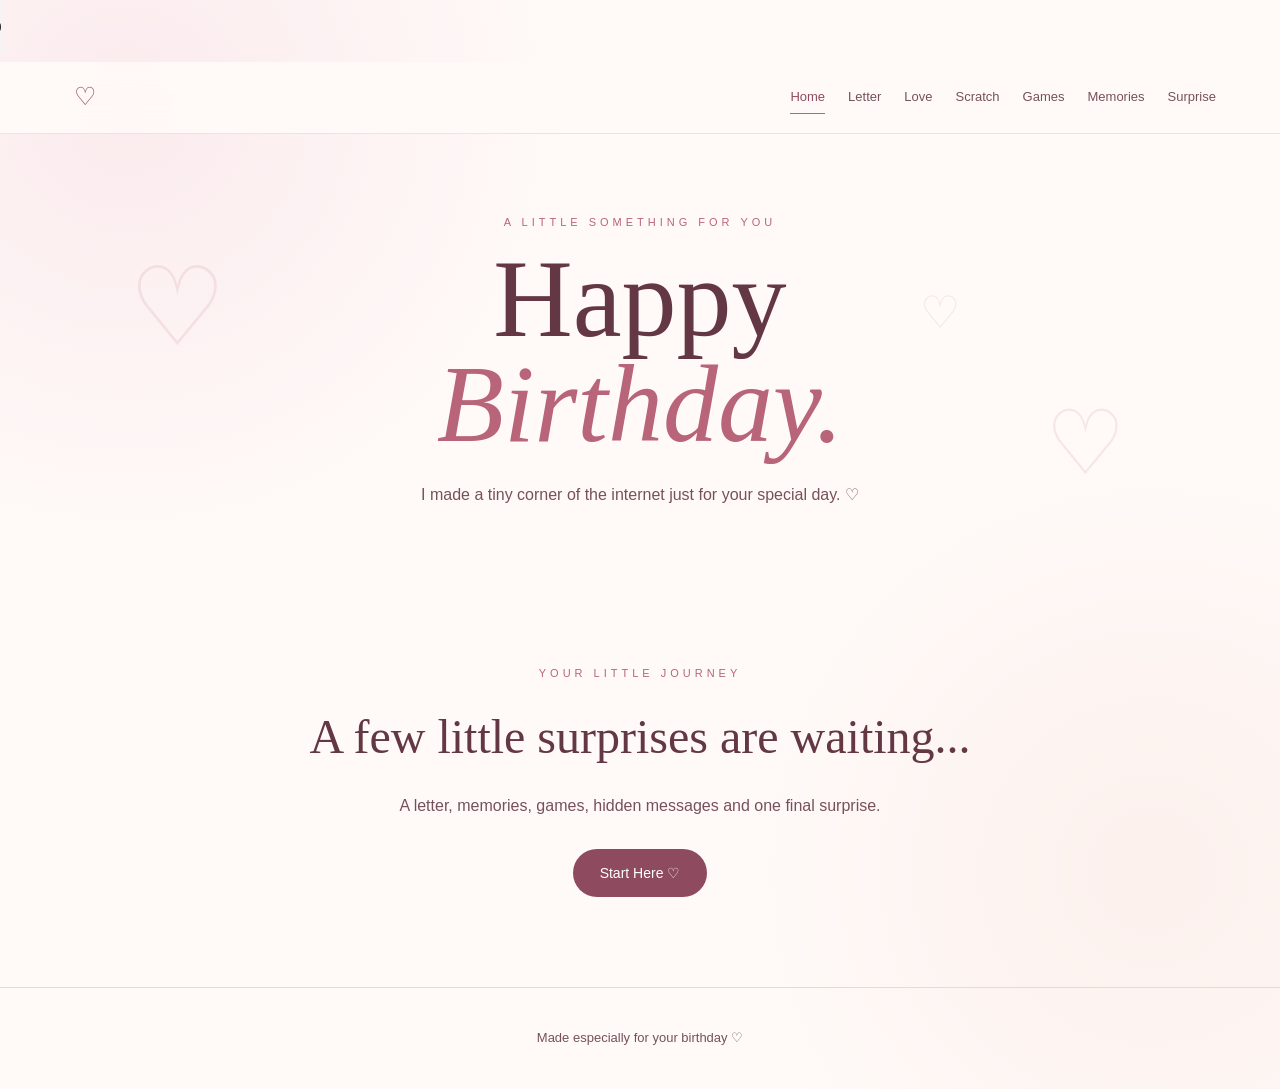
<file: index.html>
<!DOCTYPE html>
<html lang="en">
<head>
    <meta charset="UTF-8">
    <meta name="viewport" content="width=device-width, initial-scale=1.0">

    <title>Happy Birthday ♡</title>

    <link rel="stylesheet" href="css/style.css">
</head>

<body>

<audio id="birthdayMusic" controls autoplay loop>
    <source src="audio/birthday.mp3" type="audio/mpeg">
</audio>

<header class="minimal-nav">

    <a href="index.html" class="nav-logo">♡</a>

    <nav>
        <a class="active" href="index.html">Home</a>
        <a href="letter.html">Letter</a>
        <a href="love-pages.html">Love</a>
        <a href="scratch.html">Scratch</a>
        <a href="game.html">Games</a>
        <a href="memories.html">Memories</a>
        <a href="surprise.html">Surprise</a>
    </nav>

</header>


<main>

    <section class="hero">

        <div class="floating-heart heart-one">♡</div>
        <div class="floating-heart heart-two">♡</div>
        <div class="floating-heart heart-three">♡</div>

        <div class="hero-content">

            <p class="eyebrow">
                A LITTLE SOMETHING FOR YOU
            </p>

            <h1>
                Happy<br>
                <em>Birthday.</em>
            </h1>

            <p>
                I made a tiny corner of the internet
                just for your special day. ♡
            </p>

            
        </div>

    </section>


    <section class="welcome-section">

        <p class="eyebrow">
            YOUR LITTLE JOURNEY
        </p>

        <h2>
            A few little surprises are waiting...
        </h2>

        <p>
            A letter, memories, games, hidden messages
            and one final surprise.
        </p>

        <a href="letter.html" class="main-button">
            Start Here ♡
        </a>

    </section>

</main>


<footer>

    <p>
        Made especially for your birthday ♡
    </p>

</footer>


<script src="js/script.js"></script>

</body>
</html>
</file>
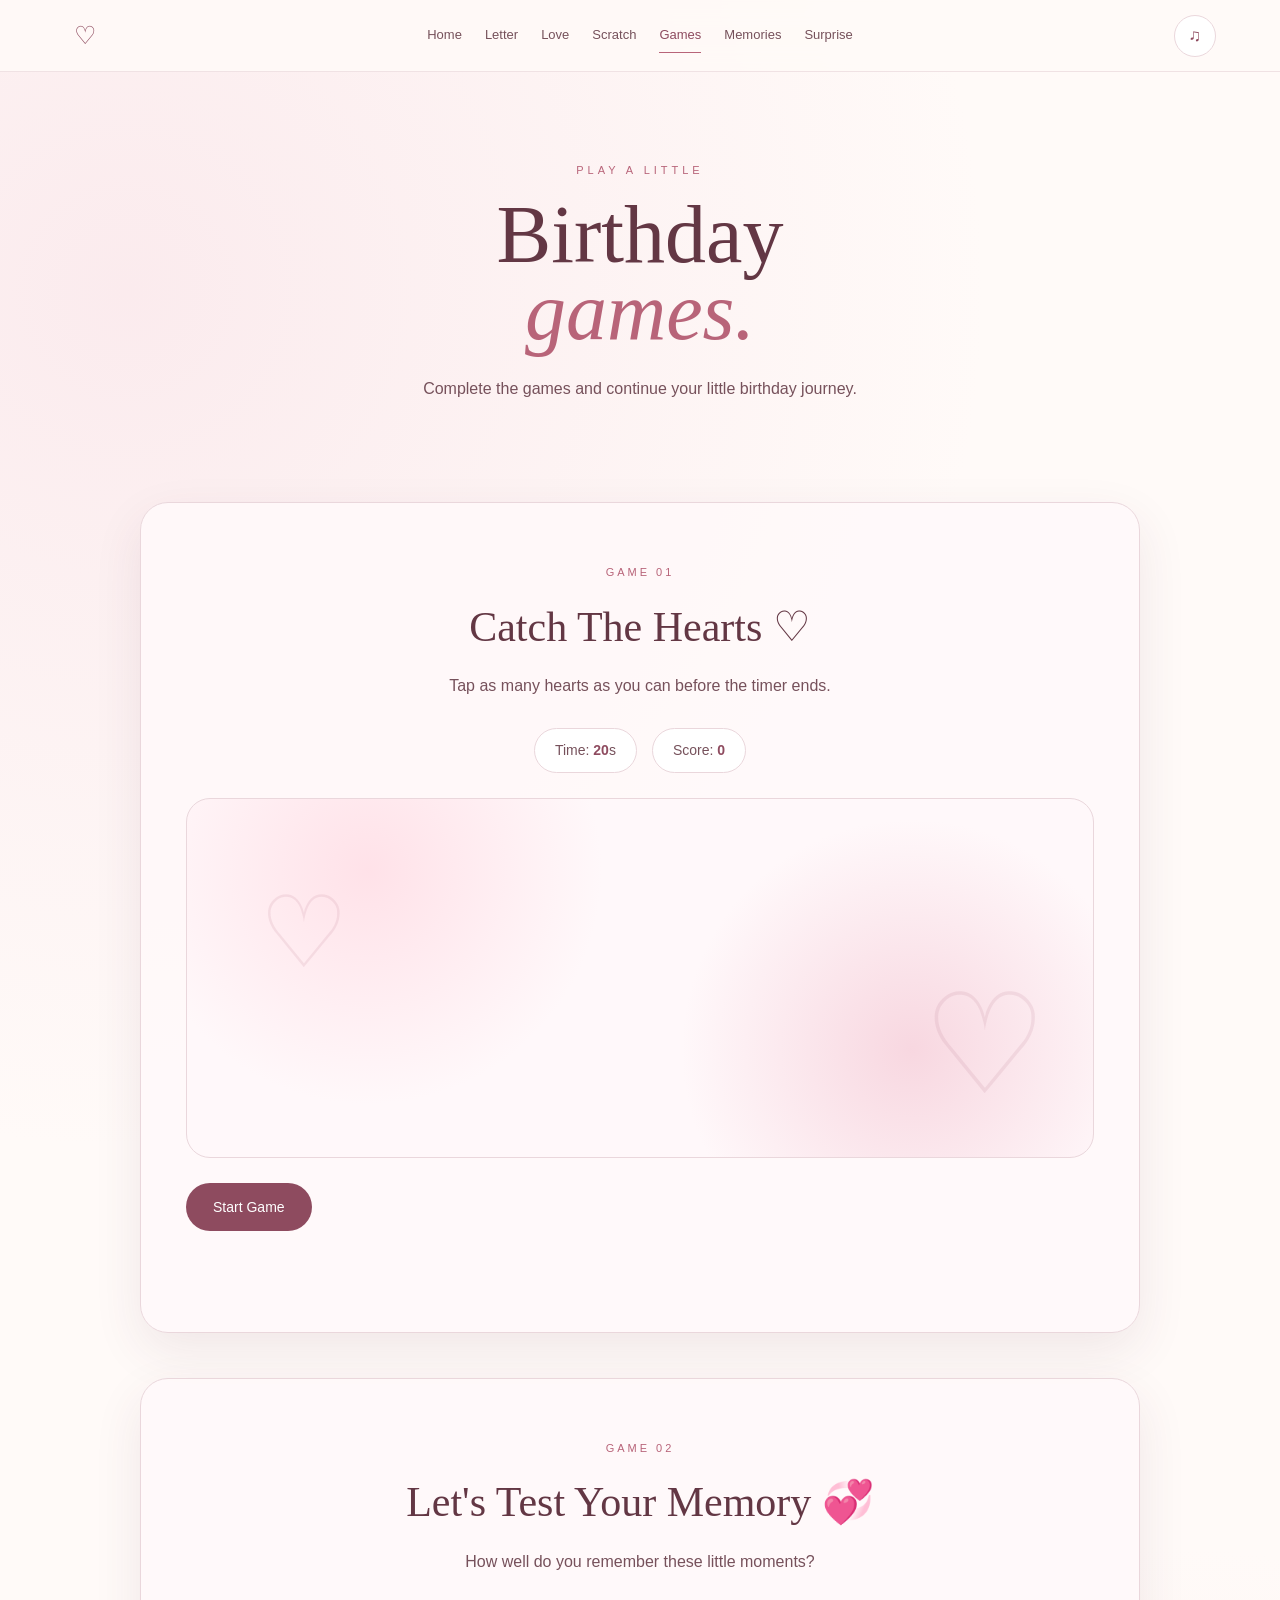
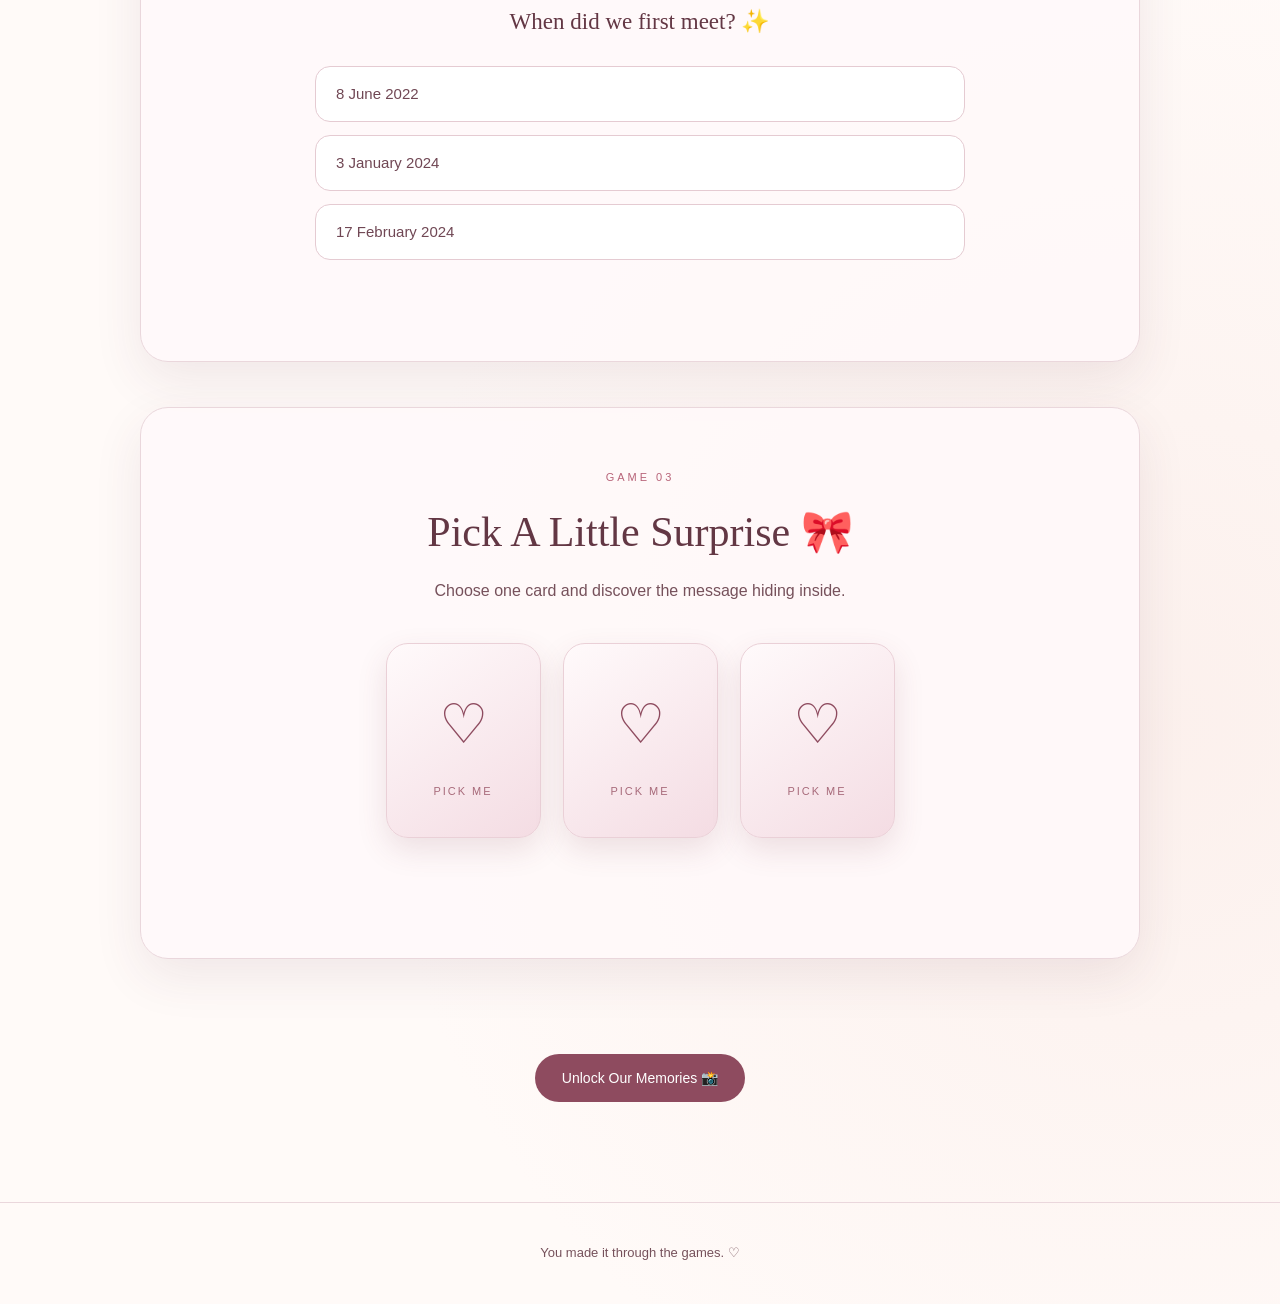
<file: game.html>
<!DOCTYPE html>
<html lang="en">

<head>

    <meta charset="UTF-8">

    <meta name="viewport"
          content="width=device-width, initial-scale=1.0">

    <title>Cute Birthday Games ♡</title>

    <link rel="stylesheet"
          href="css/style.css">

</head>


<body>


<header class="minimal-nav">

    <a href="index.html"
       class="nav-logo">
        ♡
    </a>

    <nav>

        <a href="index.html">
            Home
        </a>

        <a href="letter.html">
            Letter
        </a>

        <a href="love-pages.html">
            Love
        </a>

        <a href="scratch.html">
            Scratch
        </a>

        <a class="active"
           href="game.html">
            Games
        </a>

        <a href="memories.html">
            Memories
        </a>

        <a href="surprise.html">
            Surprise
        </a>

    </nav>

    <button id="musicButton"
            class="music-button">
        ♫
    </button>

</header>


<main>


<section class="section-intro">

    <p class="eyebrow">
        PLAY A LITTLE
    </p>

    <h1>
        Birthday<br>
        <em>games.</em>
    </h1>

    <p>
        Complete the games and continue
        your little birthday journey.
    </p>

</section>


<!-- =====================================================
     GAME 01
===================================================== -->

<section class="game-panel">

    <div class="game-heading">

        <span>
            GAME 01
        </span>

        <h2>
            Catch The Hearts ♡
        </h2>

        <p>
            Tap as many hearts as you can
            before the timer ends.
        </p>

    </div>


    <div class="game-stats">

        <span>
            Time:
            <b id="gameTimer">20</b>s
        </span>

        <span>
            Score:
            <b id="gameScore">0</b>
        </span>

    </div>


    <div class="heart-game"
         id="heartGame">
    </div>


    <button id="startGame"
            class="main-button">

        Start Game

    </button>


    <p id="gameResult"
       class="game-result">
    </p>

</section>


<!-- =====================================================
     GAME 02
===================================================== -->

<section class="quiz-panel">

    <div class="game-heading">

        <span>
            GAME 02
        </span>

        <h2>
            Let's Test Your Memory 💞
        </h2>

        <p>
            How well do you remember
            these little moments?
        </p>

    </div>


    <div id="quizQuestion"
         class="quiz-question">
    </div>


    <div id="quizOptions"
         class="quiz-options">
    </div>


    <p id="quizResult"
       class="game-result">
    </p>


    <button id="nextQuestion"
            class="main-button hidden">

        Next Question →

    </button>

</section>


<!-- =====================================================
     GAME 03
===================================================== -->

<section class="game-panel">

    <div class="game-heading">

        <span>
            GAME 03
        </span>

        <h2>
            Pick A Little Surprise 🎀
        </h2>

        <p>
            Choose one card and discover
            the message hiding inside.
        </p>

    </div>


    <div class="mystery-cards">


        <button class="mystery-card">

            <div class="card-inner">

                <div class="card-front">

                    <span>♡</span>

                    <small>
                        Pick me
                    </small>

                </div>

                <div class="card-back">

                    <p>
                        You make ordinary days
                        feel special. ♡
                    </p>

                </div>

            </div>

        </button>


        <button class="mystery-card">

            <div class="card-inner">

                <div class="card-front">

                    <span>♡</span>

                    <small>
                        Pick me
                    </small>

                </div>

                <div class="card-back">

                    <p>
                        Some favorite memories
                        have you in them. 🥹
                    </p>

                </div>

            </div>

        </button>


        <button class="mystery-card">

            <div class="card-inner">

                <div class="card-front">

                    <span>♡</span>

                    <small>
                        Pick me
                    </small>

                </div>

                <div class="card-back">

                    <p>
                        Here's to all the memories
                        still waiting to happen. ✨
                    </p>

                </div>

            </div>

        </button>


    </div>


    <p id="cardResult"
       class="game-result">
    </p>


    <button id="resetCards"
            class="main-button hidden">

        Pick Another Card ♡

    </button>

</section>


<section class="next-section">

    <a href="memories.html"
       class="main-button">

        Unlock Our Memories 📸

    </a>

</section>


</main>


<footer>

    <p>
        You made it through the games. ♡
    </p>

</footer>


<script src="js/script.js"></script>
<script src="js/game.js"></script>

</body>
</html>
</file>
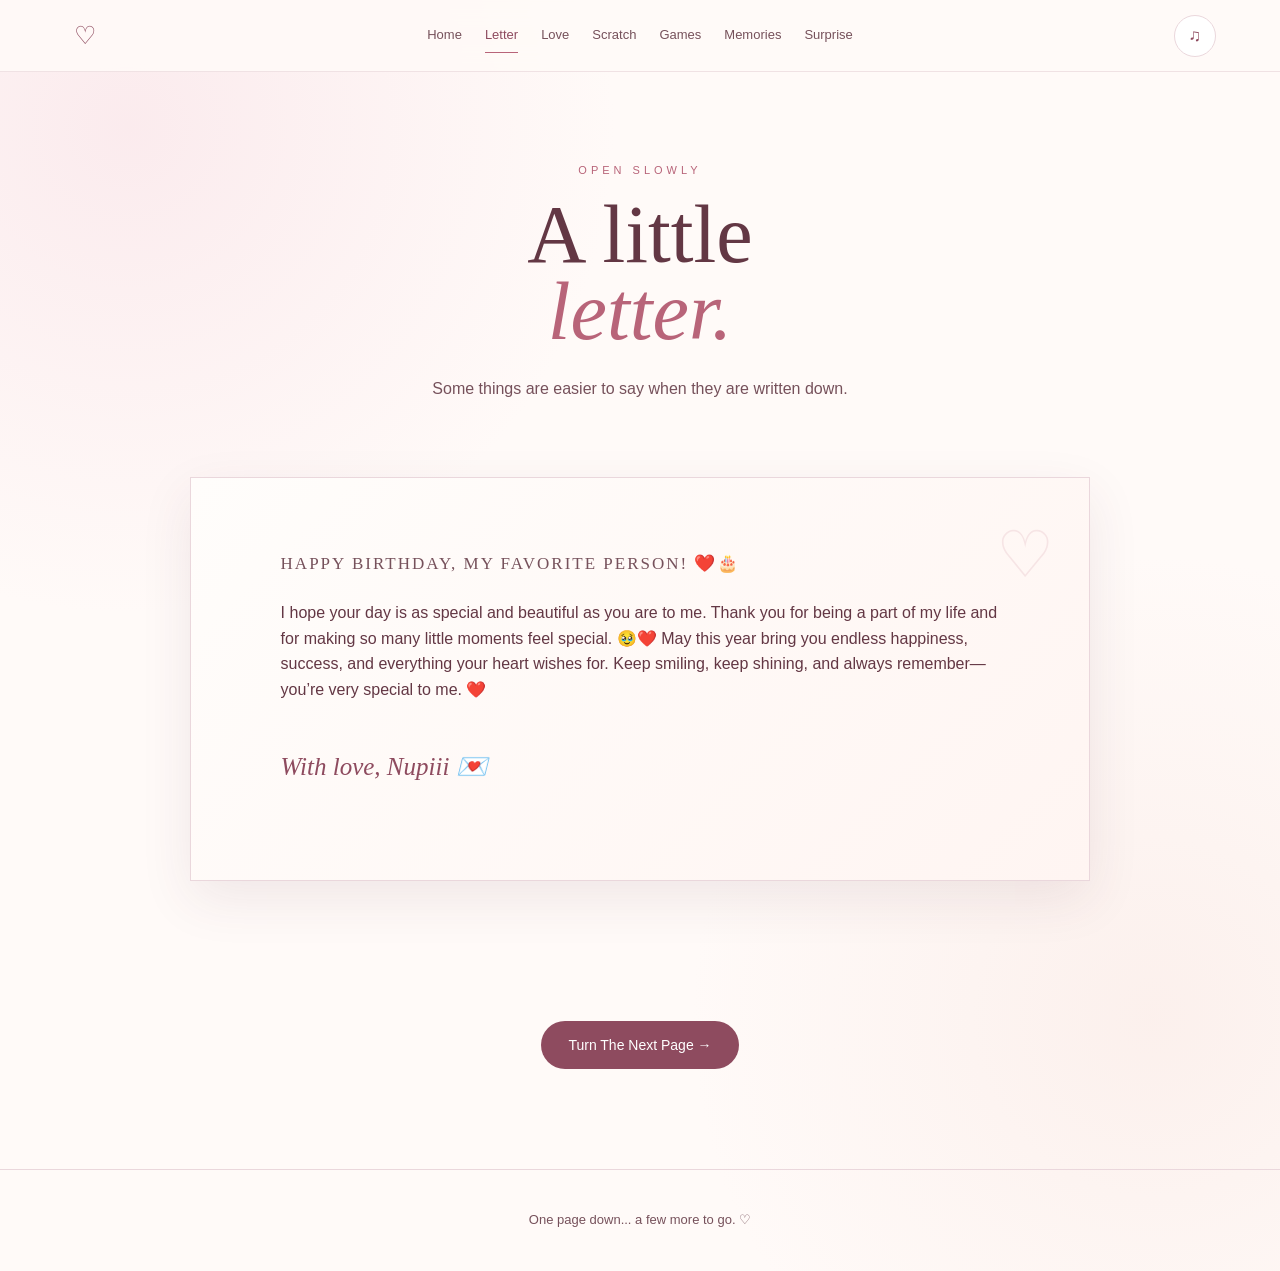
<file: letter.html>
<!DOCTYPE html>
<html lang="en">

<head>

    <meta charset="UTF-8">

    <meta name="viewport"
          content="width=device-width, initial-scale=1.0">

    <title>A Letter For You ♡</title>

    <link rel="stylesheet"
          href="css/style.css">

</head>

<body>


<header class="minimal-nav">

    <a href="index.html" class="nav-logo">♡</a>

    <nav>

        <a href="index.html">Home</a>

        <a class="active"
           href="letter.html">
            Letter
        </a>

        <a href="love-pages.html">
            Love
        </a>

        <a href="scratch.html">
            Scratch
        </a>

        <a href="game.html">
            Games
        </a>

        <a href="memories.html">
            Memories
        </a>

        <a href="surprise.html">
            Surprise
        </a>

    </nav>

    <button id="musicButton"
            class="music-button">
        ♫
    </button>

</header>


<main>


<section class="section-intro">

    <p class="eyebrow">
        OPEN SLOWLY
    </p>

    <h1>
        A little<br>
        <em>letter.</em>
    </h1>

    <p>
        Some things are easier to say
        when they are written down.
    </p>

</section>


<section class="letter-section">

    <article class="letter-paper">

        <p class="letter-date">
            Happy Birthday, my favorite person! ❤️🎂
        </p>

        

I hope your day is as special and beautiful as you are to me. Thank you for being a part of my life and for making so many little moments feel special. 🥹❤️
May this year bring you endless happiness, success, and everything your heart wishes for.
Keep smiling, keep shining, and always remember—you’re very special to me. ❤️



        <p class="letter-signature">
           With love,
Nupiii 💌
        </p>

    </article>

</section>


<section class="next-section">

    <a href="love-pages.html"
       class="main-button">
        Turn The Next Page →
    </a>

</section>


</main>


<footer>

    <p>
        One page down... a few more to go. ♡
    </p>

</footer>


<script src="js/script.js"></script>

</body>
</html>
</file>
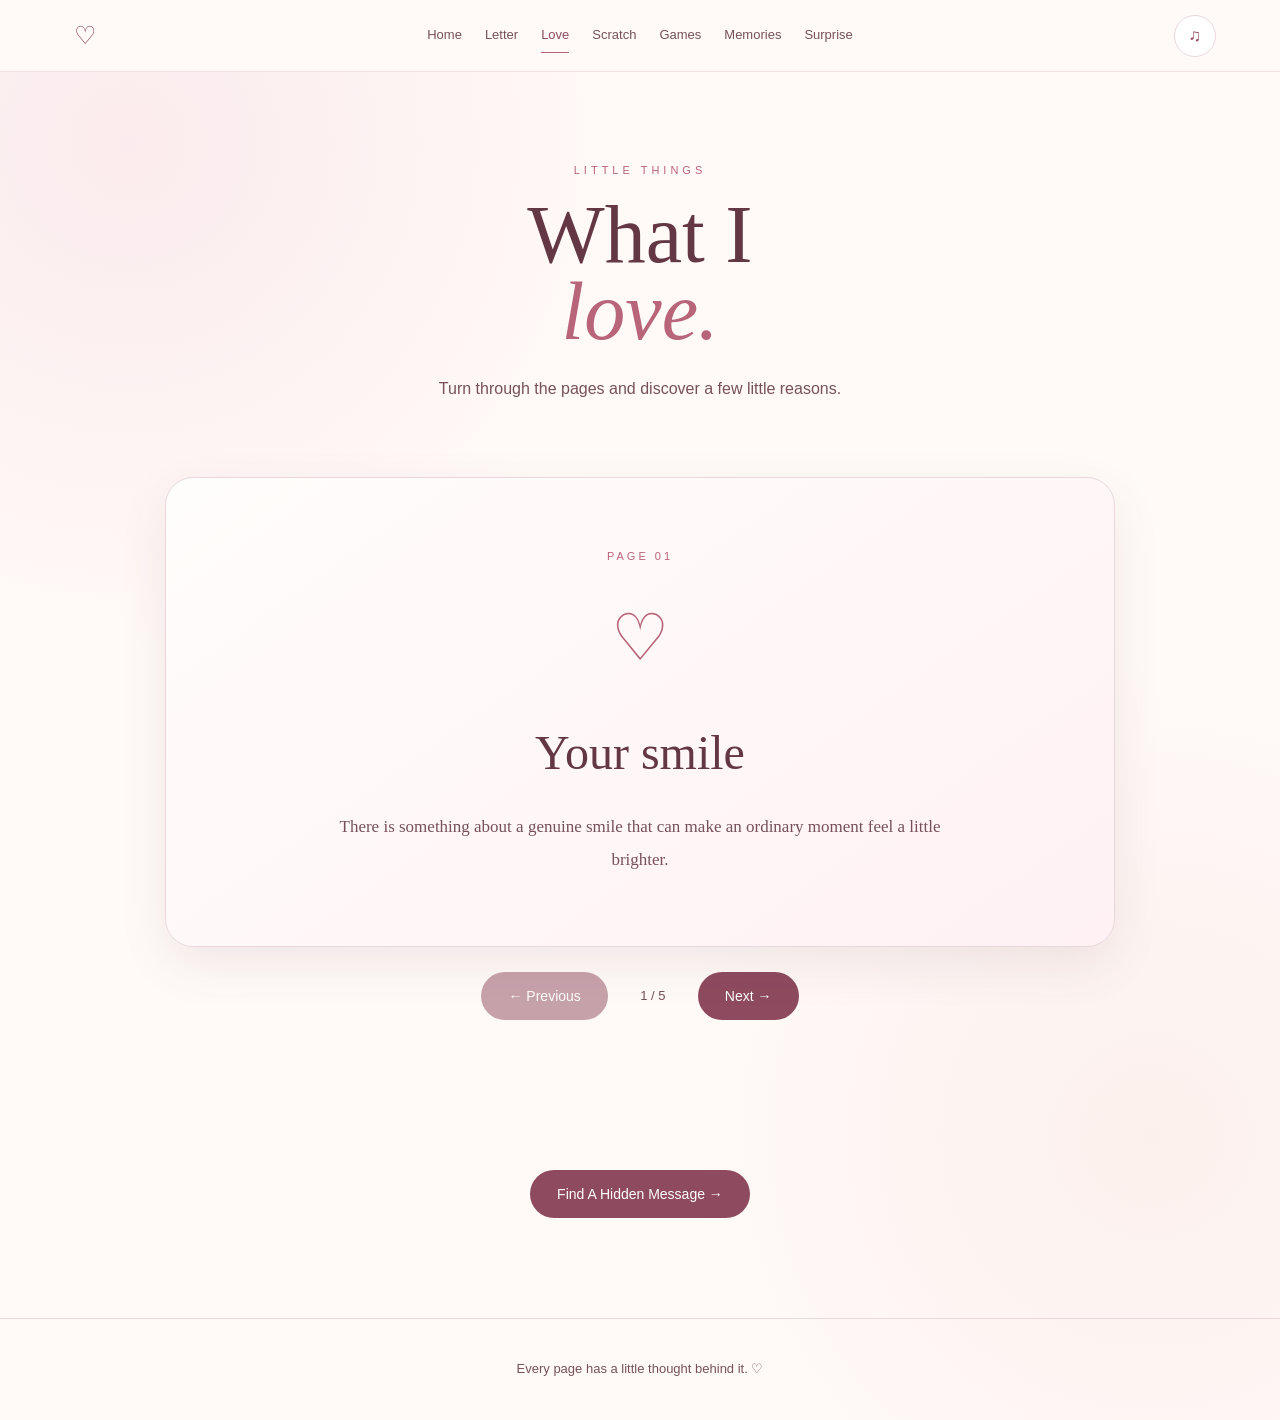
<file: love-pages.html>
<!DOCTYPE html>
<html lang="en">

<head>

    <meta charset="UTF-8">

    <meta name="viewport"
          content="width=device-width, initial-scale=1.0">

    <title>Little Things ♡</title>

    <link rel="stylesheet"
          href="css/style.css">

</head>


<body>


<header class="minimal-nav">

    <a href="index.html"
       class="nav-logo">
        ♡
    </a>

    <nav>

        <a href="index.html">
            Home
        </a>

        <a href="letter.html">
            Letter
        </a>

        <a class="active"
           href="love-pages.html">
            Love
        </a>

        <a href="scratch.html">
            Scratch
        </a>

        <a href="game.html">
            Games
        </a>

        <a href="memories.html">
            Memories
        </a>

        <a href="surprise.html">
            Surprise
        </a>

    </nav>

    <button id="musicButton"
            class="music-button">
        ♫
    </button>

</header>


<main>


<section class="section-intro">

    <p class="eyebrow">
        LITTLE THINGS
    </p>

    <h1>
        What I<br>
        <em>love.</em>
    </h1>

    <p>
        Turn through the pages and discover
        a few little reasons.
    </p>

</section>


<section class="love-pages">


    <div class="flipbook-container">

        <div class="flipbook" id="flipbook">


            <!-- PAGE 1 -->

            <div class="flip-page active-page">

                <span class="page-number">
                    PAGE 01
                </span>

                <div class="page-heart">
                    ♡
                </div>

                <h2>
                    Your smile
                </h2>

                <p>
                    There is something about a genuine
                    smile that can make an ordinary
                    moment feel a little brighter.
                </p>

            </div>


            <!-- PAGE 2 -->

            <div class="flip-page">

                <span class="page-number">
                    PAGE 02
                </span>

                <div class="page-heart">
                    ✨
                </div>

                <h2>
                    Your little things
                </h2>

                <p>
                    The tiny habits, random moments,
                    funny conversations and little
                    details that make you uniquely you.
                </p>

            </div>


            <!-- PAGE 3 -->

            <div class="flip-page">

                <span class="page-number">
                    PAGE 03
                </span>

                <div class="page-heart">
                    ♡
                </div>

                <h2>
                    Your kindness
                </h2>

                <p>
                    Kindness has a way of making
                    ordinary moments memorable.
                </p>

            </div>


            <!-- PAGE 4 -->

            <div class="flip-page">

                <span class="page-number">
                    PAGE 04
                </span>

                <div class="page-heart">
                    💌
                </div>

                <h2>
                    Our memories
                </h2>

                <p>
                    Some moments become special simply
                    because they happened at the right
                    time and became memories worth
                    keeping.
                </p>

            </div>


            <!-- PAGE 5 -->

            <div class="flip-page">

                <span class="page-number">
                    PAGE 05
                </span>

                <div class="page-heart">
                    🎂
                </div>

                <h2>
                    Your birthday
                </h2>

                <p>
                    Today is another little chapter,
                    and I hope it becomes a beautiful
                    one for you.
                </p>

            </div>


        </div>

    </div>


    <div class="page-controls">

        <button id="prevPage"
                class="main-button">
            ← Previous
        </button>

        <span id="pageNumber"
              class="page-number-display">
            1 / 5
        </span>

        <button id="nextPage"
                class="main-button">
            Next →
        </button>

    </div>


</section>


<section class="next-section">

    <a href="scratch.html"
       class="main-button">
        Find A Hidden Message →
    </a>

</section>


</main>


<footer>

    <p>
        Every page has a little thought behind it. ♡
    </p>

</footer>


<script src="js/script.js"></script>
<script src="js/flipbook.js"></script>

</body>
</html>
</file>
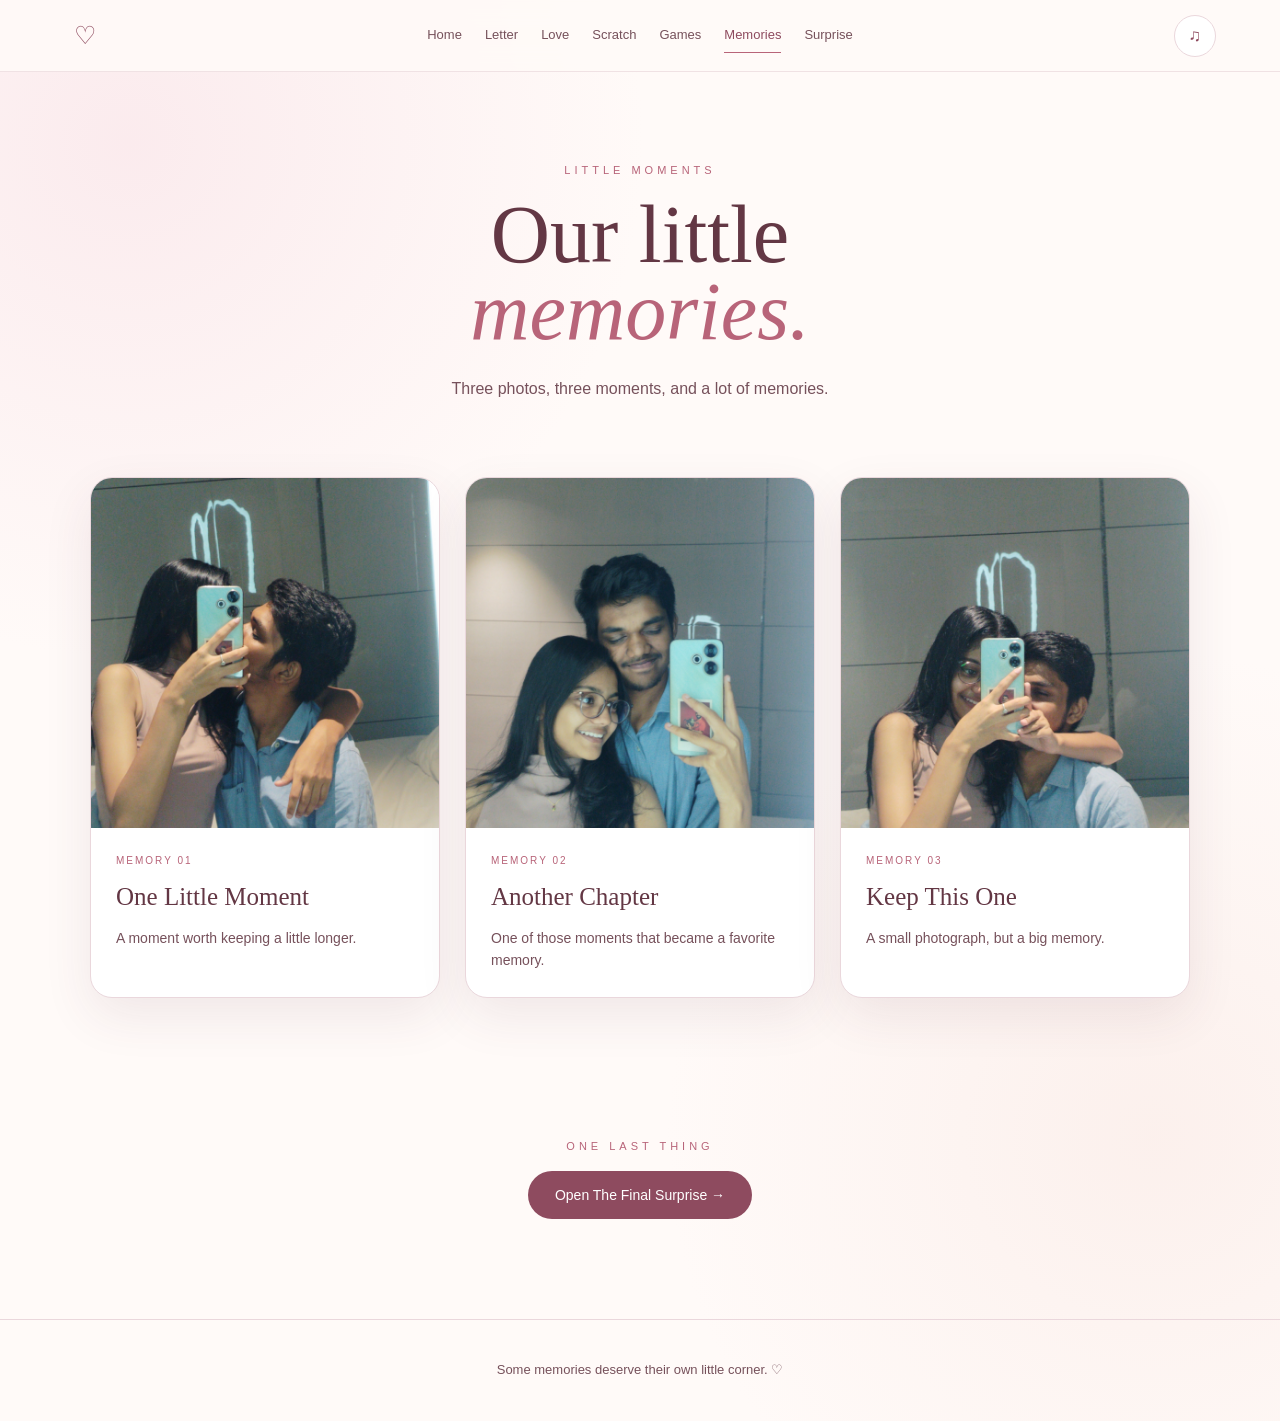
<file: memories.html>
<!DOCTYPE html>
<html lang="en">

<head>

    <meta charset="UTF-8">

    <meta name="viewport"
          content="width=device-width, initial-scale=1.0">

    <title>Our Little Memories ♡</title>

    <link rel="stylesheet"
          href="css/style.css">

</head>


<body>


<header class="minimal-nav">

    <a href="index.html"
       class="nav-logo">
        ♡
    </a>

    <nav>

        <a href="index.html">
            Home
        </a>

        <a href="letter.html">
            Letter
        </a>

        <a href="love-pages.html">
            Love
        </a>

        <a href="scratch.html">
            Scratch
        </a>

        <a href="game.html">
            Games
        </a>

        <a class="active"
           href="memories.html">
            Memories
        </a>

        <a href="surprise.html">
            Surprise
        </a>

    </nav>

    <button id="musicButton"
            class="music-button">
        ♫
    </button>

</header>


<main>


<section class="section-intro">

    <p class="eyebrow">
        LITTLE MOMENTS
    </p>

    <h1>
        Our little<br>
        <em>memories.</em>
    </h1>

    <p>
        Three photos, three moments,
        and a lot of memories.
    </p>

</section>


<section class="memories-grid">


    <article class="memory-card">

        <img src="images/photo1.jpg"
             alt="Memory one">

        <div class="memory-card-content">

            <span>
                MEMORY 01
            </span>

            <h3>
                One Little Moment
            </h3>

            <p>
                A moment worth keeping
                a little longer.
            </p>

        </div>

    </article>


    <article class="memory-card">

        <img src="images/photo2.jpg"
             alt="Memory two">

        <div class="memory-card-content">

            <span>
                MEMORY 02
            </span>

            <h3>
                Another Chapter
            </h3>

            <p>
                One of those moments
                that became a favorite memory.
            </p>

        </div>

    </article>


    <article class="memory-card">

        <img src="images/photo3.jpg"
             alt="Memory three">

        <div class="memory-card-content">

            <span>
                MEMORY 03
            </span>

            <h3>
                Keep This One
            </h3>

            <p>
                A small photograph,
                but a big memory.
            </p>

        </div>

    </article>


</section>


<section class="next-section">

    <p class="eyebrow">
        ONE LAST THING
    </p>

    <a href="surprise.html"
       class="main-button">

        Open The Final Surprise →

    </a>

</section>


</main>


<footer>

    <p>
        Some memories deserve their own little corner. ♡
    </p>

</footer>


<script src="js/script.js"></script>

</body>
</html>
</file>
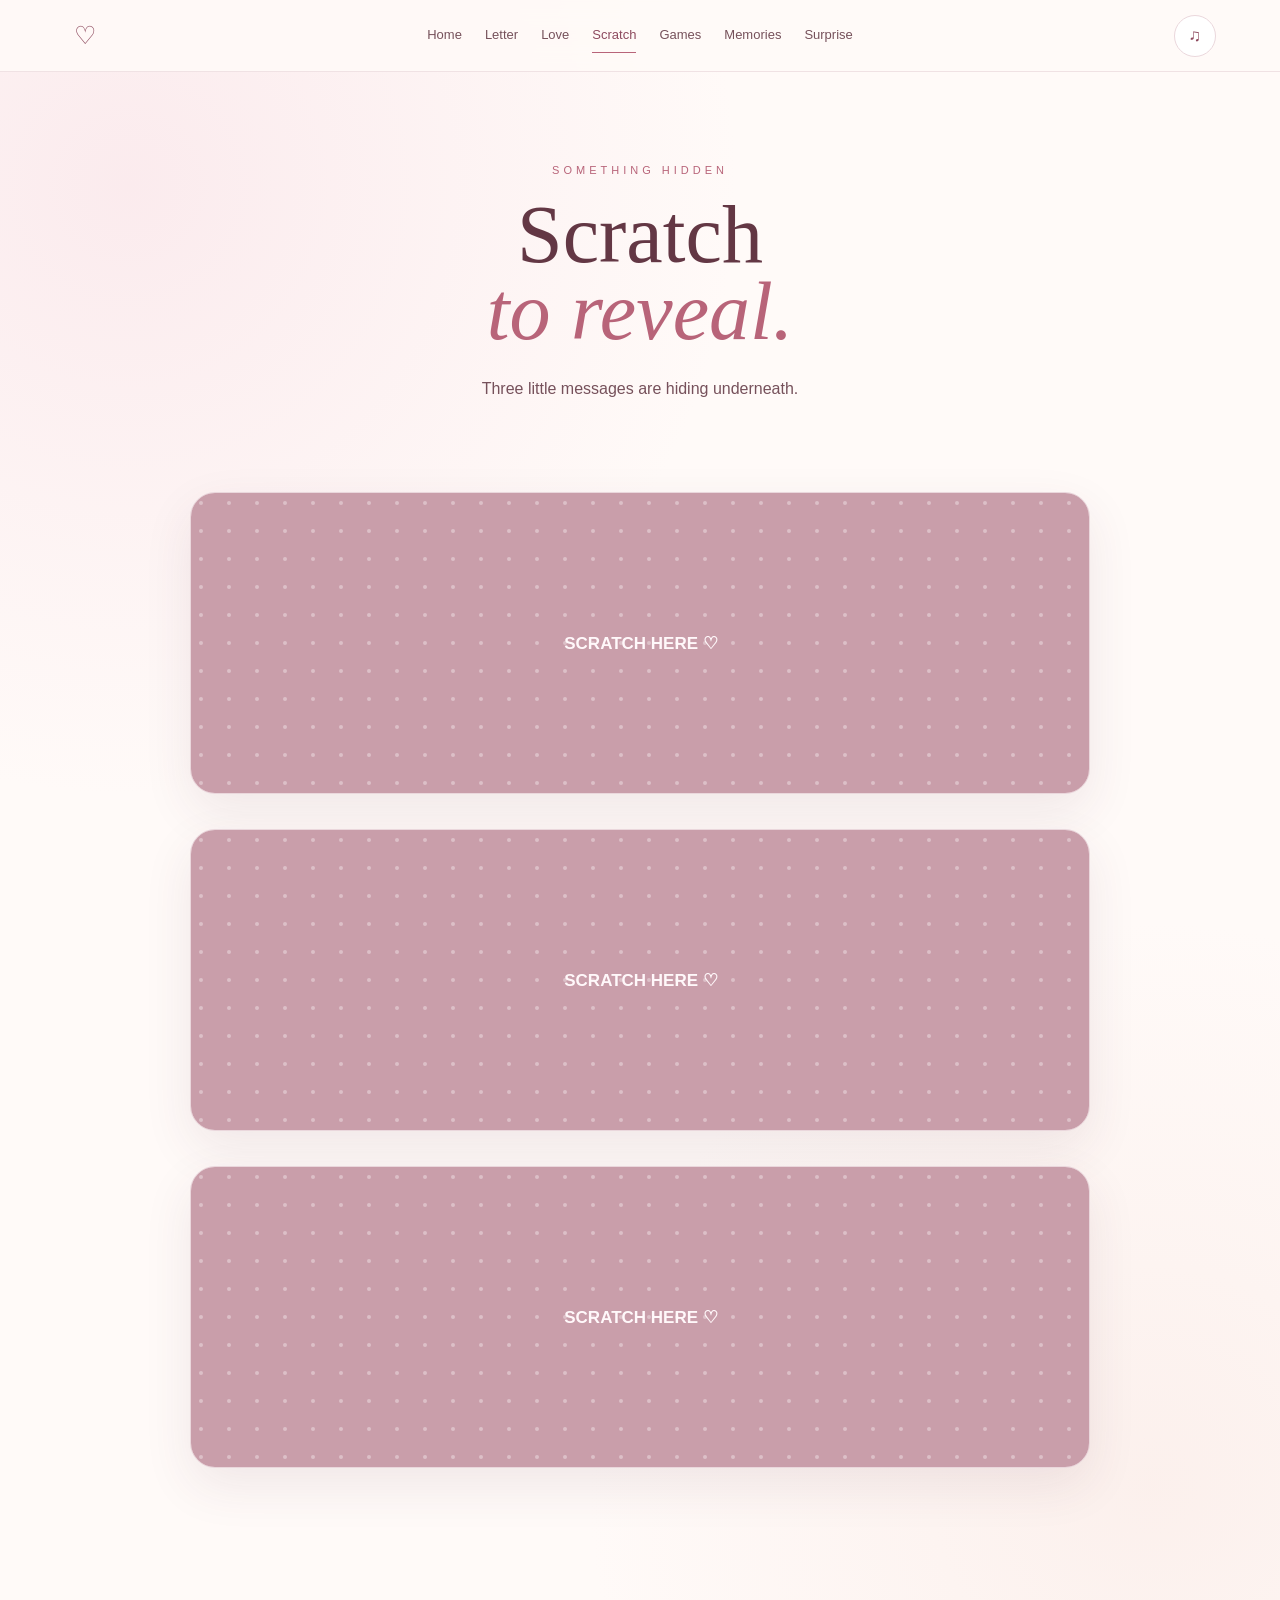
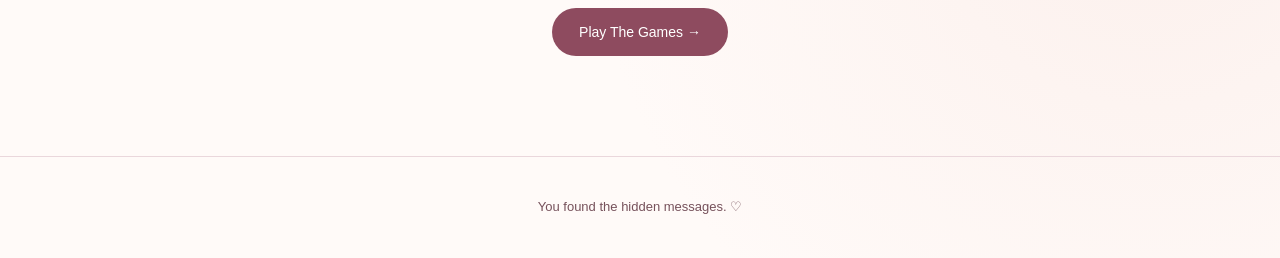
<file: scratch.html>
<!DOCTYPE html>
<html lang="en">

<head>

    <meta charset="UTF-8">

    <meta name="viewport"
          content="width=device-width, initial-scale=1.0">

    <title>Scratch For A Surprise ♡</title>

    <link rel="stylesheet"
          href="css/style.css">

</head>


<body>


<header class="minimal-nav">

    <a href="index.html"
       class="nav-logo">
        ♡
    </a>

    <nav>

        <a href="index.html">
            Home
        </a>

        <a href="letter.html">
            Letter
        </a>

        <a href="love-pages.html">
            Love
        </a>

        <a class="active"
           href="scratch.html">
            Scratch
        </a>

        <a href="game.html">
            Games
        </a>

        <a href="memories.html">
            Memories
        </a>

        <a href="surprise.html">
            Surprise
        </a>

    </nav>

    <button id="musicButton"
            class="music-button">
        ♫
    </button>

</header>


<main>


<section class="section-intro">

    <p class="eyebrow">
        SOMETHING HIDDEN
    </p>

    <h1>
        Scratch<br>
        <em>to reveal.</em>
    </h1>

    <p>
        Three little messages are hiding underneath.
    </p>

</section>


<section class="scratch-container">


    <!-- SCRATCH 1 -->

    <div class="scratch-card">

        <div class="scratch-content">

            <span>
                ♡
            </span>

            <h2>
                Little Reminder
            </h2>

            <p>
                You make ordinary moments
                feel a little more special.
            </p>

        </div>

        <canvas class="scratch-canvas"></canvas>

    </div>


    <!-- SCRATCH 2 -->

    <div class="scratch-card">

        <div class="scratch-content">

            <span>
                ✨
            </span>

            <h2>
                Birthday Wish
            </h2>

            <p>
                May this year bring you happiness,
                success and beautiful memories.
            </p>

        </div>

        <canvas class="scratch-canvas"></canvas>

    </div>


    <!-- SCRATCH 3 -->

    <div class="scratch-card">

        <div class="scratch-content">

            <span>
                💌
            </span>

            <h2>
                Secret Message
            </h2>

            <p>
                Some of the best memories
                are the unexpected ones.
            </p>

        </div>

        <canvas class="scratch-canvas"></canvas>

    </div>


</section>


<section class="next-section">

    <a href="game.html"
       class="main-button">
        Play The Games →
    </a>

</section>


</main>


<footer>

    <p>
        You found the hidden messages. ♡
    </p>

</footer>


<script src="js/script.js"></script>
<script src="js/scratch.js"></script>

</body>
</html>
</file>
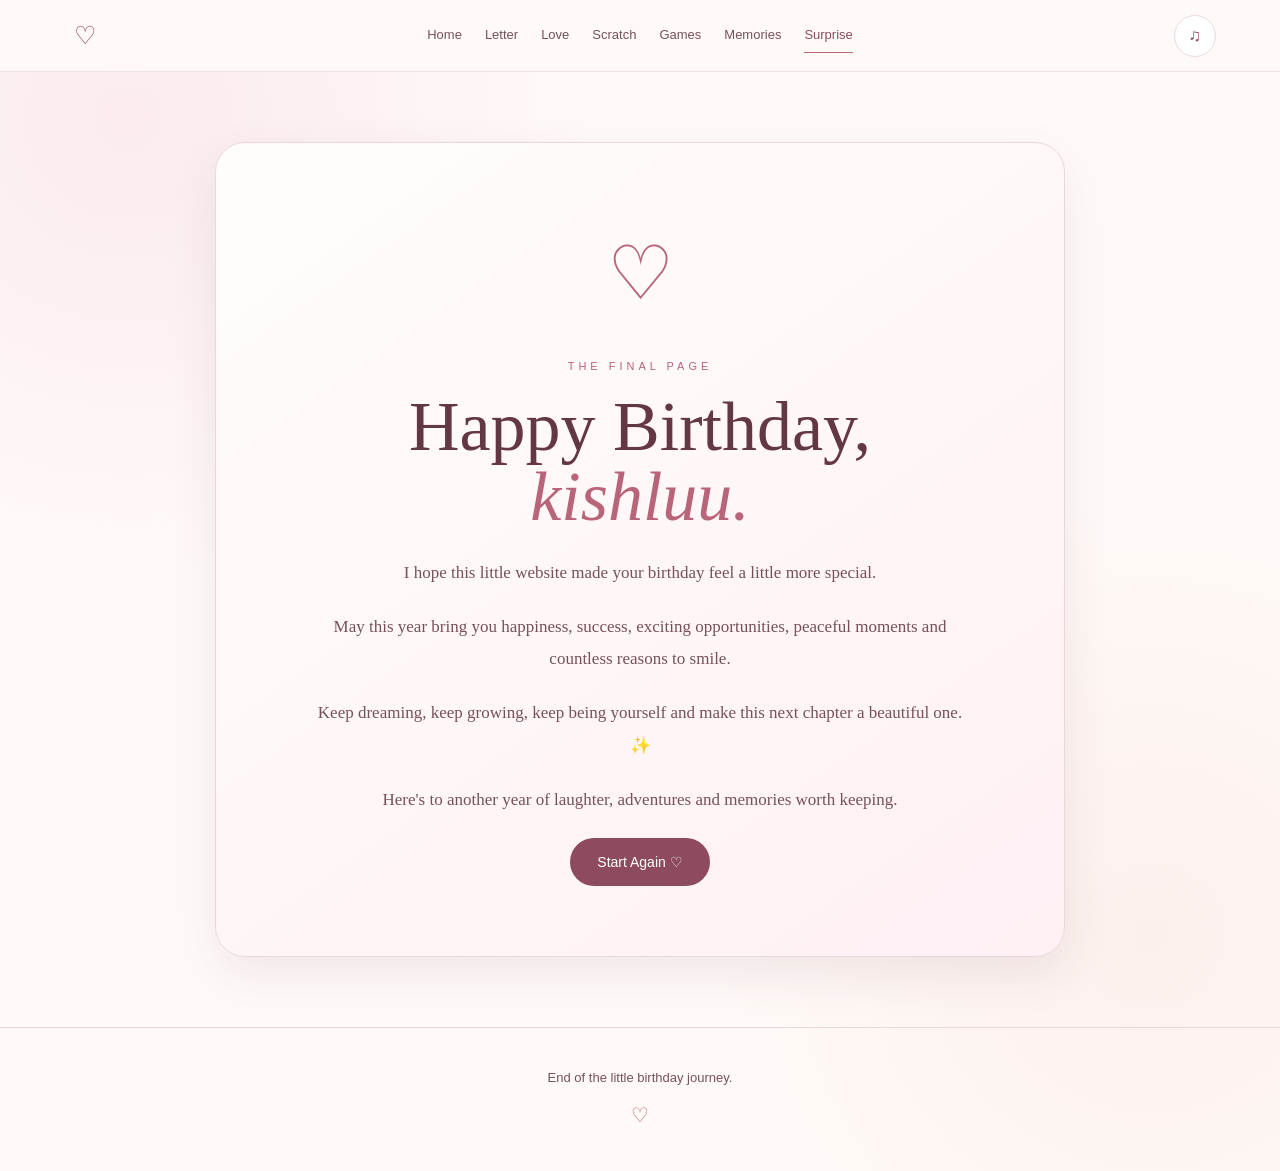
<file: surprise.html>
<!DOCTYPE html>
<html lang="en">

<head>

    <meta charset="UTF-8">

    <meta name="viewport"
          content="width=device-width, initial-scale=1.0">

    <title>Your Final Surprise ♡</title>

    <link rel="stylesheet"
          href="css/style.css">

</head>


<body>


<header class="minimal-nav">

    <a href="index.html"
       class="nav-logo">
        ♡
    </a>

    <nav>

        <a href="index.html">Home</a>

        <a href="letter.html">Letter</a>

        <a href="love-pages.html">Love</a>

        <a href="scratch.html">Scratch</a>

        <a href="game.html">Games</a>

        <a href="memories.html">Memories</a>

        <a class="active"
           href="surprise.html">
            Surprise
        </a>

    </nav>

    <button id="musicButton"
            class="music-button">
        ♫
    </button>

</header>


<main>


<section class="surprise-section">


    <div class="surprise-box">


        <div class="big-heart">
            ♡
        </div>


        <p class="eyebrow">
            THE FINAL PAGE
        </p>


        <h1>
            Happy Birthday,
            <em>kishluu.</em>
        </h1>


        <p>
            I hope this little website made
            your birthday feel a little more special.
        </p>


        <p>
            May this year bring you happiness,
            success, exciting opportunities,
            peaceful moments and countless
            reasons to smile.
        </p>


        <p>
            Keep dreaming, keep growing,
            keep being yourself and make this
            next chapter a beautiful one. ✨
        </p>


        <p>
            Here's to another year of laughter,
            adventures and memories worth keeping.
        </p>


        <a href="index.html"
           class="main-button">

            Start Again ♡

        </a>


    </div>


</section>


</main>


<footer>

    <p>
        End of the little birthday journey.
    </p>

    <p class="footer-heart">
        ♡
    </p>

</footer>


<script src="js/script.js"></script>

</body>
</html>
</file>
<file: css/style.css>
/* =========================================================
   B'DAY WEBSITE
   COMPLETE STYLE
========================================================= */


:root {

    --cream: #fffaf8;

    --cream-soft: #fff4f1;

    --pink-light: #fff1f4;

    --pink: #f2ccd5;

    --rose: #b86479;

    --rose-dark: #8e4b5f;

    --brown: #633744;

    --brown-light: #76515b;

    --border: #ead7dc;

    --white: #ffffff;

    --shadow:
        0 18px 50px
        rgba(91, 48, 61, 0.09);

}


* {
    margin: 0;
    padding: 0;
    box-sizing: border-box;
}


html {
    scroll-behavior: smooth;
}


body {

    min-height: 100vh;

    overflow-x: hidden;

    background:

        radial-gradient(
            circle at 10% 10%,
            rgba(247, 220, 227, 0.5),
            transparent 30%
        ),

        radial-gradient(
            circle at 90% 80%,
            rgba(249, 232, 227, 0.55),
            transparent 30%
        ),

        var(--cream);

    color: var(--brown);

    font-family:
        Arial,
        Helvetica,
        sans-serif;

    line-height: 1.6;

}


img {
    display: block;

    max-width: 100%;
}


button,
a {
    font: inherit;
}


button {
    cursor: pointer;
}


a {
    color: inherit;

    text-decoration: none;
}


/* =========================================================
   NAVIGATION
========================================================= */

.minimal-nav {

    position: sticky;

    top: 0;

    z-index: 1000;

    min-height: 72px;

    display: flex;

    align-items: center;

    justify-content: space-between;

    padding:
        0 5%;

    background:
        rgba(255,250,248,0.9);

    backdrop-filter:
        blur(15px);

    border-bottom:
        1px solid rgba(
            234,
            215,
            220,
            0.7
        );

}


.nav-logo {

    width: 42px;

    height: 42px;

    display: flex;

    align-items: center;

    justify-content: center;

    border-radius: 50%;

    color: var(--rose-dark);

    font-family: Georgia, serif;

    font-size: 25px;

    transition:
        0.3s ease;

}


.nav-logo:hover {

    background:
        var(--pink-light);

    transform:
        scale(1.08);

}


.minimal-nav nav {

    display: flex;

    align-items: center;

    gap: 23px;

}


.minimal-nav nav a {

    position: relative;

    color: var(--brown-light);

    font-size: 13px;

    transition:
        0.25s ease;

}


.minimal-nav nav a::after {

    content: "";

    position: absolute;

    left: 0;

    bottom: -7px;

    width: 0;

    height: 1px;

    background:
        var(--rose);

    transition:
        width 0.3s ease;

}


.minimal-nav nav a:hover,
.minimal-nav nav a.active {

    color:
        var(--rose-dark);

}


.minimal-nav nav a:hover::after,
.minimal-nav nav a.active::after {

    width: 100%;

}


/* Music */

.music-button {

    width: 42px;

    height: 42px;

    display: flex;

    align-items: center;

    justify-content: center;

    border:
        1px solid var(--border);

    border-radius: 50%;

    background:
        white;

    color:
        var(--rose-dark);

    font-size: 17px;

    transition:
        0.3s ease;

}


.music-button:hover {

    transform:
        scale(1.06);

    background:
        var(--pink-light);

}


.music-playing {

    animation:
        musicPulse 1.3s infinite;

}


@keyframes musicPulse {

    0%,
    100% {
        transform: scale(1);
    }

    50% {
        transform: scale(1.1);
    }

}


/* =========================================================
   BUTTON
========================================================= */

.main-button {

    min-height: 48px;

    display: inline-flex;

    align-items: center;

    justify-content: center;

    padding:
        12px 27px;

    border: none;

    border-radius: 50px;

    background:
        var(--rose-dark);

    color:
        white;

    font-size: 14px;

    transition:
        0.25s ease;

}


.main-button:hover {

    background:
        #743b4e;

    color:
        white;

    transform:
        translateY(-3px);

    box-shadow:
        0 10px 25px
        rgba(116,55,70,0.18);

}


.main-button:disabled {

    opacity:
        0.5;

    cursor:
        not-allowed;

    transform:
        none;

}


/* =========================================================
   HOME
========================================================= */

.hero {

    position: relative;

    min-height: auto;

    display: flex;

    align-items: center;

    justify-content: center;

    text-align: center;

    padding: 80px 20px 70px;

    overflow: hidden;
}

.hero-content {

    position: relative;

    z-index: 5;

    max-width: 850px;

}


.eyebrow {

    margin-bottom:
        16px;

    color:
        var(--rose);

    font-size:
        11px;

    letter-spacing:
        4px;

    text-transform:
        uppercase;

}


.hero h1 {

    margin-bottom:
        25px;

    font-family:
        Georgia,
        "Times New Roman",
        serif;

    font-size:
        clamp(
            55px,
            10vw,
            110px
        );

    font-weight:
        400;

    line-height:
        0.95;

}


.hero h1 em {

    color:
        var(--rose);

    font-style:
        italic;

}


.hero p:not(.eyebrow) {

    max-width:
        600px;

    margin:
        0 auto 30px;

    color:
        var(--brown-light);

    font-size:
        16px;

    line-height:
        1.8;

}


/* Floating hearts */

.floating-heart {

    position:
        absolute;

    color:
        rgba(
            184,
            100,
            121,
            0.13
        );

    pointer-events:
        none;

    animation:
        floatHeart 5s ease-in-out infinite;

}


.heart-one {

    top:
        18%;

    left:
        10%;

    font-size:
        110px;

}


.heart-two {

    right:
        12%;

    bottom:
        20%;

    font-size:
        90px;

    animation-delay:
        1s;

}


.heart-three {

    top:
        30%;

    right:
        25%;

    font-size:
        45px;

    animation-delay:
        2s;

}


@keyframes floatHeart {

    0%,
    100% {
        transform:
            translateY(0);
    }

    50% {
        transform:
            translateY(-18px);
    }

}


/* Welcome */

.welcome-section {

    padding: 55px 20px 90px;

    text-align: center;
}


.welcome-section h2 {

    margin-bottom:
        18px;

    font-family:
        Georgia,
        serif;

    font-size:
        clamp(
            30px,
            5vw,
            48px
        );

    font-weight:
        400;

}


.welcome-section > p:not(.eyebrow) {

    max-width:
        600px;

    margin:
        0 auto 30px;

    color:
        var(--brown-light);

}


/* =========================================================
   SECTION INTRO
========================================================= */

.section-intro {

    max-width:
        750px;

    margin:
        0 auto;

    padding:
        90px 20px 55px;

    text-align:
        center;

}


.section-intro h1 {

    margin-bottom:
        25px;

    font-family:
        Georgia,
        serif;

    font-size:
        clamp(
            48px,
            8vw,
            82px
        );

    font-weight:
        400;

    line-height:
        0.95;

}


.section-intro h1 em {

    color:
        var(--rose);

    font-style:
        italic;

}


.section-intro > p:last-child {

    color:
        var(--brown-light);

    font-size:
        16px;

}


/* =========================================================
   LETTER
========================================================= */

.letter-section {

    width:
        min(
            900px,
            calc(100% - 30px)
        );

    margin:
        20px auto 90px;

}


.letter-paper {

    position:
        relative;

    padding:
        70px clamp(
            25px,
            7vw,
            90px
        );

    background:
        linear-gradient(
            135deg,
            #fffdfb,
            #fff5f2
        );

    border:
        1px solid var(--border);

    box-shadow:
        var(--shadow);

}


.letter-paper::before {

    content:
        "♡";

    position:
        absolute;

    top:
        25px;

    right:
        35px;

    color:
        rgba(
            184,
            100,
            121,
            0.13
        );

    font-size:
        65px;

}


.letter-date {

    margin-bottom:
        30px;

    color:
        var(--rose);

    font-size:
        11px;

    letter-spacing:
        2px;

    text-transform:
        uppercase;

}


.letter-paper h2 {

    margin-bottom:
        30px;

    font-family:
        Georgia,
        serif;

    font-size:
        clamp(
            32px,
            5vw,
            48px
        );

    font-weight:
        400;

}


.letter-paper p {

    margin-bottom:
        20px;

    color:
        var(--brown-light);

    font-family:
        Georgia,
        serif;

    font-size:
        17px;

    line-height:
        1.9;

}


.letter-signature {

    margin-top:
        40px;

    color:
        var(--rose-dark) !important;

    font-size:
        25px !important;

    font-style:
        italic;

}


/* =========================================================
   LOVE PAGES
========================================================= */

.love-pages {

    width:
        min(
            950px,
            calc(100% - 30px)
        );

    margin:
        20px auto 100px;

}


.flipbook-container {

    perspective:
        1500px;

}


.flipbook {

    position:
        relative;

    min-height:
        470px;

}


.flip-page {

    min-height:
        470px;

    display:
        none;

    flex-direction:
        column;

    justify-content:
        center;

    align-items:
        center;

    padding:
        55px;

    text-align:
        center;

    background:
        linear-gradient(
            145deg,
            #fffdfb,
            #fff1f4
        );

    border:
        1px solid var(--border);

    border-radius:
        28px;

    box-shadow:
        var(--shadow);

}


.flip-page.active-page {

    animation:
        pageIn 0.5s ease;

}


@keyframes pageIn {

    from {

        opacity:
            0;

        transform:
            rotateY(-12deg)
            translateX(20px);

    }

    to {

        opacity:
            1;

        transform:
            rotateY(0)
            translateX(0);

    }

}


.page-number {

    margin-bottom:
        20px;

    color:
        var(--rose);

    font-size:
        11px;

    letter-spacing:
        3px;

}


.page-heart {

    margin-bottom:
        25px;

    color:
        var(--rose);

    font-size:
        65px;

}


.flip-page h2 {

    margin-bottom:
        20px;

    font-family:
        Georgia,
        serif;

    font-size:
        clamp(
            30px,
            5vw,
            48px
        );

    font-weight:
        400;

}


.flip-page p {

    max-width:
        620px;

    color:
        var(--brown-light);

    font-family:
        Georgia,
        serif;

    font-size:
        17px;

    line-height:
        1.9;

}


.page-controls {

    display:
        flex;

    align-items:
        center;

    justify-content:
        center;

    gap:
        15px;

    margin-top:
        25px;

}


.page-number-display {

    min-width:
        60px;

    text-align:
        center;

    color:
        var(--brown-light);

    font-size:
        13px;

}


/* =========================================================
   SCRATCH
========================================================= */

.scratch-container {

    width:
        min(
            900px,
            calc(100% - 30px)
        );

    margin:
        20px auto 90px;

}


.scratch-card {

    position:
        relative;

    min-height:
        300px;

    overflow:
        hidden;

    margin:
        35px auto;

    background:
        #fff4f6;

    border:
        1px solid var(--border);

    border-radius:
        25px;

    box-shadow:
        var(--shadow);

}


.scratch-content {

    min-height:
        300px;

    display:
        flex;

    flex-direction:
        column;

    align-items:
        center;

    justify-content:
        center;

    padding:
        40px;

    text-align:
        center;

}


.scratch-content span {

    margin-bottom:
        15px;

    color:
        var(--rose);

    font-size:
        52px;

}


.scratch-content h2 {

    margin-bottom:
        15px;

    font-family:
        Georgia,
        serif;

    font-size:
        32px;

    font-weight:
        400;

}


.scratch-content p {

    max-width:
        550px;

    color:
        var(--brown-light);

    line-height:
        1.8;

}


.scratch-canvas {

    position:
        absolute;

    inset:
        0;

    width:
        100%;

    height:
        100%;

    cursor:
        crosshair;

    touch-action:
        none;

}


/* =========================================================
   GAMES
========================================================= */

.game-panel,
.quiz-panel {

    width:
        min(
            1000px,
            calc(100% - 30px)
        );

    margin:
        45px auto;

    padding:
        55px 45px;

    background:
        rgba(
            255,
            249,
            250,
            0.95
        );

    border:
        1px solid var(--border);

    border-radius:
        28px;

    box-shadow:
        var(--shadow);

}


.game-heading {

    text-align:
        center;

    margin-bottom:
        30px;

}


.game-heading > span {

    display:
        inline-block;

    margin-bottom:
        12px;

    color:
        var(--rose);

    font-size:
        11px;

    letter-spacing:
        3px;

}


.game-heading h2 {

    margin-bottom:
        12px;

    font-family:
        Georgia,
        serif;

    font-size:
        clamp(
            28px,
            5vw,
            42px
        );

    font-weight:
        400;

}


.game-heading p {

    max-width:
        600px;

    margin:
        auto;

    color:
        var(--brown-light);

}


/* Game stats */

.game-stats {

    display:
        flex;

    justify-content:
        center;

    gap:
        15px;

    flex-wrap:
        wrap;

    margin:
        25px 0;

}


.game-stats span {

    padding:
        10px 20px;

    background:
        white;

    border:
        1px solid var(--border);

    border-radius:
        50px;

    color:
        var(--brown-light);

    font-size:
        14px;

}


.game-stats b {

    color:
        var(--rose-dark);

}


/* Heart Game */

.heart-game {

    position:
        relative;

    width:
        100%;

    height:
        360px;

    overflow:
        hidden;

    margin:
        25px auto;

    background:

        radial-gradient(
            circle at 20% 20%,
            rgba(
                255,
                220,
                228,
                0.8
            ),
            transparent 30%
        ),

        radial-gradient(
            circle at 80% 70%,
            rgba(
                246,
                207,
                218,
                0.8
            ),
            transparent 30%
        ),

        #fff8fa;

    border:
        1px solid var(--border);

    border-radius:
        24px;

}


.heart-game::before {

    content:
        "♡";

    position:
        absolute;

    top:
        15%;

    left:
        8%;

    color:
        rgba(
            176,
            101,
            121,
            0.12
        );

    font-size:
        100px;

    pointer-events:
        none;

}


.heart-game::after {

    content:
        "♡";

    position:
        absolute;

    right:
        5%;

    bottom:
        0;

    color:
        rgba(
            176,
            101,
            121,
            0.12
        );

    font-size:
        140px;

    pointer-events:
        none;

}


.game-heart {

    position:
        absolute;

    z-index:
        10;

    width:
        48px;

    height:
        48px;

    border:
        none;

    background:
        transparent;

    color:
        #b45d76;

    font-size:
        38px;

    cursor:
        pointer;

    animation:
        heartAppear 0.25s ease;

}


.game-heart:hover {

    transform:
        scale(1.25);

    color:
        #913e5a;

}


@keyframes heartAppear {

    from {

        opacity:
            0;

        transform:
            scale(0);

    }

    to {

        opacity:
            1;

        transform:
            scale(1);

    }

}


/* Results */

.game-result {

    min-height:
        28px;

    margin:
        18px auto 0;

    text-align:
        center;

    color:
        var(--brown-light);

}


/* Quiz */

.quiz-question {

    max-width:
        700px;

    margin:
        30px auto 25px;

    text-align:
        center;

    font-family:
        Georgia,
        serif;

    font-size:
        23px;

    color:
        var(--brown);

}


.quiz-options {

    max-width:
        650px;

    margin:
        auto;

    display:
        grid;

    gap:
        13px;

}


.quiz-option {

    width:
        100%;

    padding:
        15px 20px;

    border:
        1px solid #e5cbd2;

    border-radius:
        15px;

    background:
        white;

    color:
        #704754;

    font-size:
        15px;

    text-align:
        left;

    cursor:
        pointer;

    transition:
        0.2s ease;

}


.quiz-option:hover:not(:disabled) {

    transform:
        translateX(5px);

    background:
        #fff5f7;

    border-color:
        #c98a9b;

}


.quiz-option.correct {

    background:
        #f3e8ed;

    border-color:
        #a96a7b;

}


.quiz-option.wrong {

    background:
        #faf0f2;

    border-color:
        #d8a9b4;

}


#quizResult strong {

    color:
        var(--rose-dark);

    font-size:
        18px;

}


#nextQuestion {

    display:
        flex;

    margin:
        22px auto 0;

}


/* Mystery cards */

.mystery-cards {

    display:
        flex;

    justify-content:
        center;

    align-items:
        center;

    gap:
        22px;

    margin:
        40px 0;

    perspective:
        1000px;

}


.mystery-card {

    width:
        155px;

    height:
        195px;

    padding:
        0;

    border:
        none;

    background:
        transparent;

    cursor:
        pointer;

    perspective:
        1000px;

}


.card-inner {

    position:
        relative;

    width:
        100%;

    height:
        100%;

    transform-style:
        preserve-3d;

    transition:
        transform 0.7s
        cubic-bezier(
            0.2,
            0.7,
            0.2,
            1
        );

}


.mystery-card.flipped
.card-inner {

    transform:
        rotateY(180deg);

}


.card-front,
.card-back {

    position:
        absolute;

    inset:
        0;

    display:
        flex;

    flex-direction:
        column;

    align-items:
        center;

    justify-content:
        center;

    padding:
        20px;

    border-radius:
        22px;

    backface-visibility:
        hidden;

    -webkit-backface-visibility:
        hidden;

}


.card-front {

    background:
        linear-gradient(
            145deg,
            #fffafb,
            #f4dce3
        );

    border:
        1px solid #ead0d7;

    box-shadow:
        0 12px 30px
        rgba(
            116,
            55,
            70,
            0.13
        );

}


.mystery-card:hover:not(:disabled)
.card-front {

    transform:
        translateY(-7px);

}


.card-front span {

    margin-bottom:
        15px;

    color:
        var(--rose-dark);

    font-size:
        55px;

    animation:
        softPulse 2s infinite;

}


.card-front small {

    color:
        #a76a7a;

    font-size:
        11px;

    letter-spacing:
        2px;

    text-transform:
        uppercase;

}


@keyframes softPulse {

    0%,
    100% {
        transform:
            scale(1);
    }

    50% {
        transform:
            scale(1.1);
    }

}


.card-back {

    transform:
        rotateY(180deg);

    background:
        #fff4f6;

    border:
        1px solid #e3bdc8;

}


.card-back p {

    color:
        #6f3b49;

    font-family:
        Georgia,
        serif;

    font-size:
        15px;

    line-height:
        1.6;

    text-align:
        center;

}


#cardResult {

    min-height:
        25px;

    text-align:
        center;

}


#resetCards {

    display:
        flex;

    margin:
        15px auto;

}


/* =========================================================
   MEMORIES
========================================================= */

.memories-grid {

    width:
        min(
            1100px,
            calc(100% - 30px)
        );

    margin:
        20px auto 90px;

    display:
        grid;

    grid-template-columns:
        repeat(
            3,
            1fr
        );

    gap:
        25px;

}


.memory-card {

    overflow:
        hidden;

    background:
        white;

    border:
        1px solid var(--border);

    border-radius:
        22px;

    box-shadow:
        var(--shadow);

    transition:
        0.3s ease;

}


.memory-card:hover {

    transform:
        translateY(-8px);

}


.memory-card img {

    width:
        100%;

    height:
        350px;

    object-fit:
        cover;

}


.memory-card-content {

    padding:
        25px;

}


.memory-card-content span {

    display:
        block;

    margin-bottom:
        8px;

    color:
        var(--rose);

    font-size:
        10px;

    letter-spacing:
        2px;

}


.memory-card-content h3 {

    margin-bottom:
        10px;

    font-family:
        Georgia,
        serif;

    font-size:
        25px;

    font-weight:
        400;

}


.memory-card-content p {

    color:
        var(--brown-light);

    font-size:
        14px;

}


/* =========================================================
   SURPRISE
========================================================= */

.surprise-section {

    min-height:
        calc(100vh - 72px);

    display:
        flex;

    justify-content:
        center;

    align-items:
        center;

    padding:
        70px 20px;

}


.surprise-box {

    width:
        min(
            850px,
            100%
        );

    padding:
        70px
        clamp(
            25px,
            7vw,
            80px
        );

    text-align:
        center;

    background:
        linear-gradient(
            145deg,
            #fffdfb,
            #fff0f4
        );

    border:
        1px solid var(--border);

    border-radius:
        30px;

    box-shadow:
        var(--shadow);

}


.big-heart {

    margin-bottom:
        25px;

    color:
        var(--rose);

    font-size:
        75px;

    animation:
        heartbeat 2s infinite;

}


@keyframes heartbeat {

    0%,
    100% {
        transform:
            scale(1);
    }

    15% {
        transform:
            scale(1.08);
    }

    30% {
        transform:
            scale(1);
    }

    45% {
        transform:
            scale(1.08);
    }

}


.surprise-box h1 {

    margin-bottom:
        25px;

    font-family:
        Georgia,
        serif;

    font-size:
        clamp(
            40px,
            7vw,
            70px
        );

    font-weight:
        400;

    line-height:
        1;

}


.surprise-box h1 em {

    color:
        var(--rose);

    font-style:
        italic;

}


.surprise-box p:not(.eyebrow) {

    max-width:
        650px;

    margin:
        0 auto 22px;

    color:
        var(--brown-light);

    font-family:
        Georgia,
        serif;

    font-size:
        17px;

    line-height:
        1.9;

}


/* =========================================================
   NEXT SECTION / FOOTER
========================================================= */

.next-section {

    padding:
        50px 20px 100px;

    text-align:
        center;

}


footer {

    padding:
        40px 20px;

    text-align:
        center;

    border-top:
        1px solid var(--border);

}


footer p {

    color:
        var(--brown-light);

    font-size:
        13px;

}


.footer-heart {

    margin-top:
        10px;

    color:
        var(--rose);

    font-size:
        20px;

}


/* =========================================================
   HIDDEN
========================================================= */

.hidden {

    display:
        none !important;

}


/* =========================================================
   PAGE FADE
========================================================= */

.page-fade {

    animation:
        fadeUp 0.6s ease both;

}


@keyframes fadeUp {

    from {

        opacity:
            0;

        transform:
            translateY(15px);

    }

    to {

        opacity:
            1;

        transform:
            translateY(0);

    }

}


/* =========================================================
   TABLET
========================================================= */

@media (max-width: 900px) {

    .memories-grid {

        grid-template-columns:
            repeat(
                2,
                1fr
            );

    }

}


/* =========================================================
   MOBILE
========================================================= */

@media (max-width: 700px) {


    /* Navigation */

    .minimal-nav {

        min-height:
            auto;

        flex-wrap:
            wrap;

        justify-content:
            center;

        gap:
            8px;

        padding:
            10px 12px;

    }


    .minimal-nav nav {

        order:
            3;

        width:
            100%;

        overflow-x:
            auto;

        justify-content:
            flex-start;

        padding-bottom:
            5px;

        scrollbar-width:
            none;

    }


    .minimal-nav nav::-webkit-scrollbar {

        display:
            none;

    }


    .minimal-nav nav a {

        flex:
            0 0 auto;

        font-size:
            11px;

    }


    .music-button {

        width:
            36px;

        height:
            36px;

    }


    /* Home */

    .hero {

        min-height:
            calc(
                100vh - 115px
            );

        padding:
            60px 20px;

    }


    .hero h1 {

        font-size:
            58px;

    }


    .hero p:not(.eyebrow) {

        font-size:
            14px;

    }


    .heart-one {

        font-size:
            75px;

    }


    .heart-two {

        font-size:
            65px;

    }


    /* Intro */

    .section-intro {

        padding:
            65px 20px 40px;

    }


    .section-intro h1 {

        font-size:
            54px;

    }


    /* Letter */

    .letter-section {

        width:
            calc(
                100% - 24px
            );

    }


    .letter-paper {

        padding:
            45px 25px;

    }


    .letter-paper p {

        font-size:
            15px;

    }


    /* Love Pages */

    .love-pages {

        width:
            calc(
                100% - 24px
            );

    }


    .flipbook,
    .flip-page {

        min-height:
            430px;

    }


    .flip-page {

        padding:
            35px 20px;

    }


    .flip-page p {

        font-size:
            15px;

    }


    .page-controls {

        gap:
            8px;

    }


    .page-controls .main-button {

        padding:
            10px 15px;

        font-size:
            12px;

    }


    /* Scratch */

    .scratch-container {

        width:
            calc(
                100% - 24px
            );

    }


    .scratch-card,
    .scratch-content {

        min-height:
            280px;

    }


    .scratch-content {

        padding:
            25px;

    }


    .scratch-content h2 {

        font-size:
            27px;

    }


    /* Games */

    .game-panel,
    .quiz-panel {

        width:
            calc(
                100% - 24px
            );

        margin:
            30px auto;

        padding:
            40px 18px;

        border-radius:
            22px;

    }


    .game-heading h2 {

        font-size:
            30px;

    }


    .heart-game {

        height:
            320px;

    }


    .quiz-question {

        font-size:
            20px;

    }


    .quiz-option {

        font-size:
            14px;

        padding:
            14px 15px;

    }


    .mystery-cards {

        gap:
            8px;

    }


    .mystery-card {

        width:
            100px;

        height:
            145px;

    }


    .card-front,
    .card-back {

        padding:
            12px;

        border-radius:
            16px;

    }


    .card-front span {

        font-size:
            38px;

    }


    .card-front small {

        font-size:
            8px;

    }


    .card-back p {

        font-size:
            11px;

    }


    /* Memories */

    .memories-grid {

        width:
            calc(
                100% - 24px
            );

        grid-template-columns:
            1fr;

    }


    .memory-card img {

        height:
            360px;

    }


    /* Surprise */

    .surprise-section {

        padding:
            50px 15px;

    }


    .surprise-box {

        padding:
            50px 22px;

    }


    .surprise-box h1 {

        font-size:
            45px;

    }


    .surprise-box p:not(.eyebrow) {

        font-size:
            15px;

    }

}


/* =========================================================
   SMALL PHONES
========================================================= */

@media (max-width: 380px) {

    .minimal-nav nav {

        gap:
            9px;

    }


    .minimal-nav nav a {

        font-size:
            10px;

    }


    .hero h1 {

        font-size:
            48px;

    }


    .section-intro h1 {

        font-size:
            46px;

    }


    .mystery-cards {

        gap:
            5px;

    }


    .mystery-card {

        width:
            88px;

        height:
            135px;

    }


    .card-front span {

        font-size:
            32px;

    }


    .card-back p {

        font-size:
            10px;

    }

}
</file>
